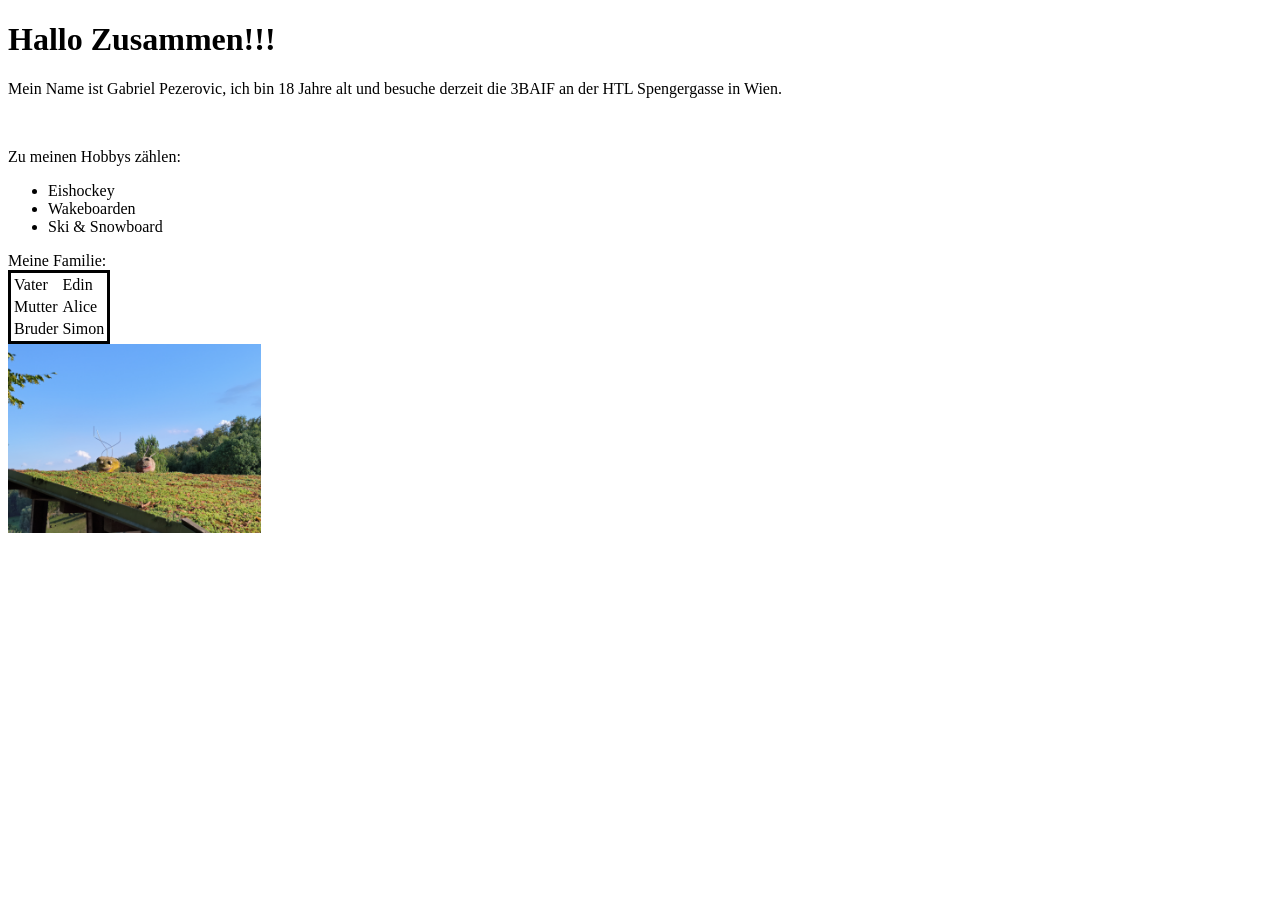
<file: 1.Übung/index.html>
<!DOCTYPE html>
<html lang="en">

<head>
    <meta charset="UTF-8">
    <meta name="viewport" content="width=device-width, initial-scale=1.0">
    <title>Document</title>
</head>

<body>
    <h1>Hallo Zusammen!!!</h1>
    <p>Mein Name ist Gabriel Pezerovic, ich bin 18 Jahre alt und besuche derzeit die 3BAIF an der HTL Spengergasse in
        Wien.</p>
    <br>
    <p>Zu meinen Hobbys zählen:</p>
    <ul>
        <li>
            Eishockey
        </li>
        <li>
            Wakeboarden
        </li>
        <li>
            Ski & Snowboard
        </li>
    </ul>
    <table style="border-color:black; border-style: solid;">
        <thead>Meine Familie:</thead>
        <tbody>
            <tr>
                <td>
                    Vater
                </td>
                <td>
                    Edin
                </td>
            </tr>
            <tr>
                <td>
                    Mutter
                </td>
                <td>
                    Alice
                </td>
            </tr>
            <tr>
                <td>
                    Bruder
                </td>
                <td>
                    Simon
                </td>
            </tr>
        </tbody>
    </table>
    <img style="width: 20%;" src="./IMG_20220830_174205.jpg" alt="two stoneheads on top a house">

</body>

</html>
</file>
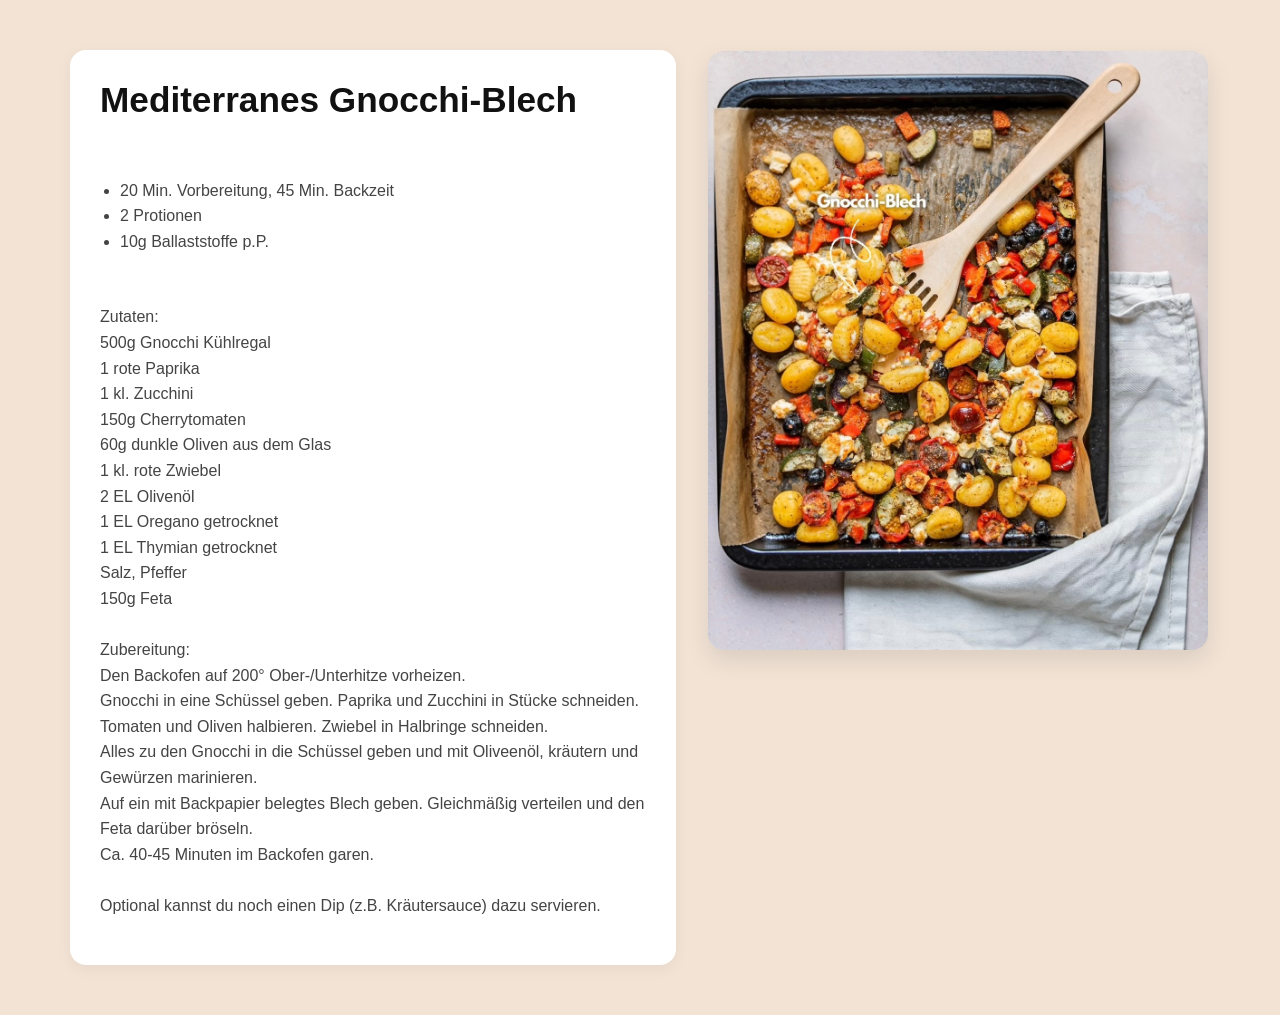
<file: Rezept CSS/index.html>
<!DOCTYPE html>
<html lang="en">

<head>
    <meta charset="UTF-8">
    <meta name="viewport" content="width=device-width, initial-scale=1.0">
    <title>Document</title>
    <link rel="stylesheet" href="./style.css">
</head>

<body>
    <table>
        <tr>
            <td>
                <h1><b>Mediterranes Gnocchi-Blech</b></h1>
                <br />
                <ul>
                    <li>20 Min. Vorbereitung, 45 Min. Backzeit</li>
                    <li>2 Protionen </li>
                    <li>10g Ballaststoffe p.P.</li>
                </ul>
                <br />
                <p>
                    Zutaten:<br />
                    500g Gnocchi Kühlregal<br />
                    1 rote Paprika<br />
                    1 kl. Zucchini<br />
                    150g Cherrytomaten<br />
                    60g dunkle Oliven aus dem Glas<br />
                    1 kl. rote Zwiebel<br />
                    2 EL Olivenöl<br />
                    1 EL Oregano getrocknet<br />
                    1 EL Thymian getrocknet<br />
                    Salz, Pfeffer<br />
                    150g Feta<br />
                    <br />
                    Zubereitung:<br />
                    Den Backofen auf 200° Ober-/Unterhitze vorheizen.<br />
                    Gnocchi in eine Schüssel geben. Paprika und Zucchini in Stücke schneiden.<br />
                    Tomaten und Oliven halbieren. Zwiebel in Halbringe schneiden.<br />
                    Alles zu den Gnocchi in die Schüssel geben und mit Oliveenöl, kräutern und <br />
                    Gewürzen marinieren.<br />
                    Auf ein mit Backpapier belegtes Blech geben. Gleichmäßig verteilen und den <br />
                    Feta darüber bröseln.<br />
                    Ca. 40-45 Minuten im Backofen garen.<br />
                    <br />
                    Optional kannst du noch einen Dip (z.B. Kräutersauce) dazu servieren.
                </p>
            </td>
            <td>
                <img style="width: 500px;" src="./Gnocchi Auflauf.jpg" alt="Gnocchi Auflauf">
            </td>
        </tr>
    </table>
</body>

</html>
</file>
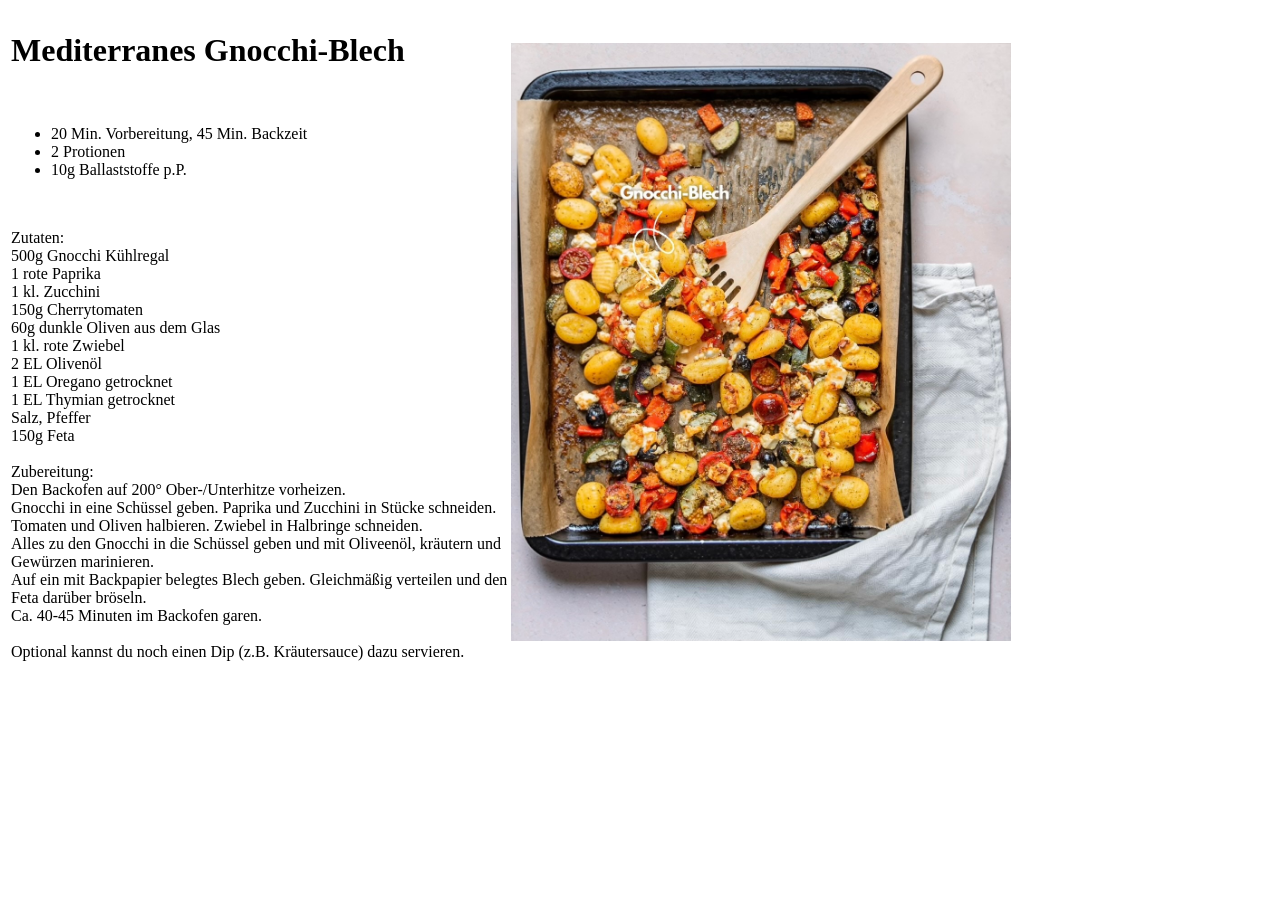
<file: Rezept/index.html>
<!DOCTYPE html>
<html lang="en">

<head>
    <meta charset="UTF-8">
    <meta name="viewport" content="width=device-width, initial-scale=1.0">
    <title>Document</title>
</head>

<body>
    <table>
        <tr>
            <td>
                <h1><b>Mediterranes Gnocchi-Blech</b></h1>
                <br/>
                <ul>
                    <li>20 Min. Vorbereitung, 45 Min. Backzeit</li>
                    <li>2 Protionen </li>
                    <li>10g Ballaststoffe p.P.</li>
                </ul>
                <br/>
                <p>
                    Zutaten:<br/>
                    500g Gnocchi Kühlregal<br/>
                    1 rote Paprika<br/>
                    1 kl. Zucchini<br/>
                    150g Cherrytomaten<br/>
                    60g dunkle Oliven aus dem Glas<br/>
                    1 kl. rote Zwiebel<br/>
                    2 EL Olivenöl<br/>
                    1 EL Oregano getrocknet<br/>
                    1 EL Thymian getrocknet<br/>
                    Salz, Pfeffer<br/>
                    150g Feta<br/>
                    <br/>
                    Zubereitung:<br/>
                    Den Backofen auf 200° Ober-/Unterhitze vorheizen.<br/>
                    Gnocchi in eine Schüssel geben. Paprika und Zucchini in Stücke schneiden.<br/>
                    Tomaten und Oliven halbieren. Zwiebel in Halbringe schneiden.<br/>
                    Alles zu den Gnocchi in die Schüssel geben und mit Oliveenöl, kräutern und <br/>
                    Gewürzen marinieren.<br/>
                    Auf ein mit Backpapier belegtes Blech geben. Gleichmäßig verteilen und den <br/>
                    Feta darüber bröseln.<br/>
                    Ca. 40-45 Minuten im Backofen garen.<br/>
                    <br/>
                    Optional kannst du noch einen Dip (z.B. Kräutersauce) dazu servieren.
                </p>
            </td>
            <td>
                <img style="width: 500px;" src="./Gnocchi Auflauf.jpg" alt="Gnocchi Auflauf">
            </td>
        </tr>
    </table>
</body>

</html>
</file>
<file: Rezept CSS/style.css>
/* Hintergrund der gesamten Seite anpassen */
body {
    background-color: #f2e3d5;
    font-family: Arial, sans-serif;
    margin: 0;
    padding: 20px;
}

/* Tabelle zentrieren und Abstände regeln */
table {
    width: 100%;
    max-width: 1200px;
    margin: 0 auto;
    border-spacing: 30px;
    /* Abstand zwischen den Tabellenzellen */
}

/* Linke Spalte (Text) */
td:first-child {
    vertical-align: top;
    background-color: #ffffff;
    padding: 30px;
    border-radius: 16px;
    box-shadow: 0 4px 15px rgba(0, 0, 0, 0.05);
}

/* Rechte Spalte (Bild) */
td:last-child {
    vertical-align: top;
    text-align: center;
}

/* Bild abrunden und mit Schatten versehen */
td:last-child img {
    width: 100%;
    max-width: 500px;
    height: auto;
    border-radius: 16px;
    box-shadow: 0 10px 25px rgba(0, 0, 0, 0.1);
}

/* Typografie im linken Block */
h1 {
    color: #111;
    font-size: 2.2rem;
    margin-top: 0;
}

ul {
    padding-left: 20px;
    color: #444;
}

li,
p {
    color: #444;
    line-height: 1.6;
}
</file>
